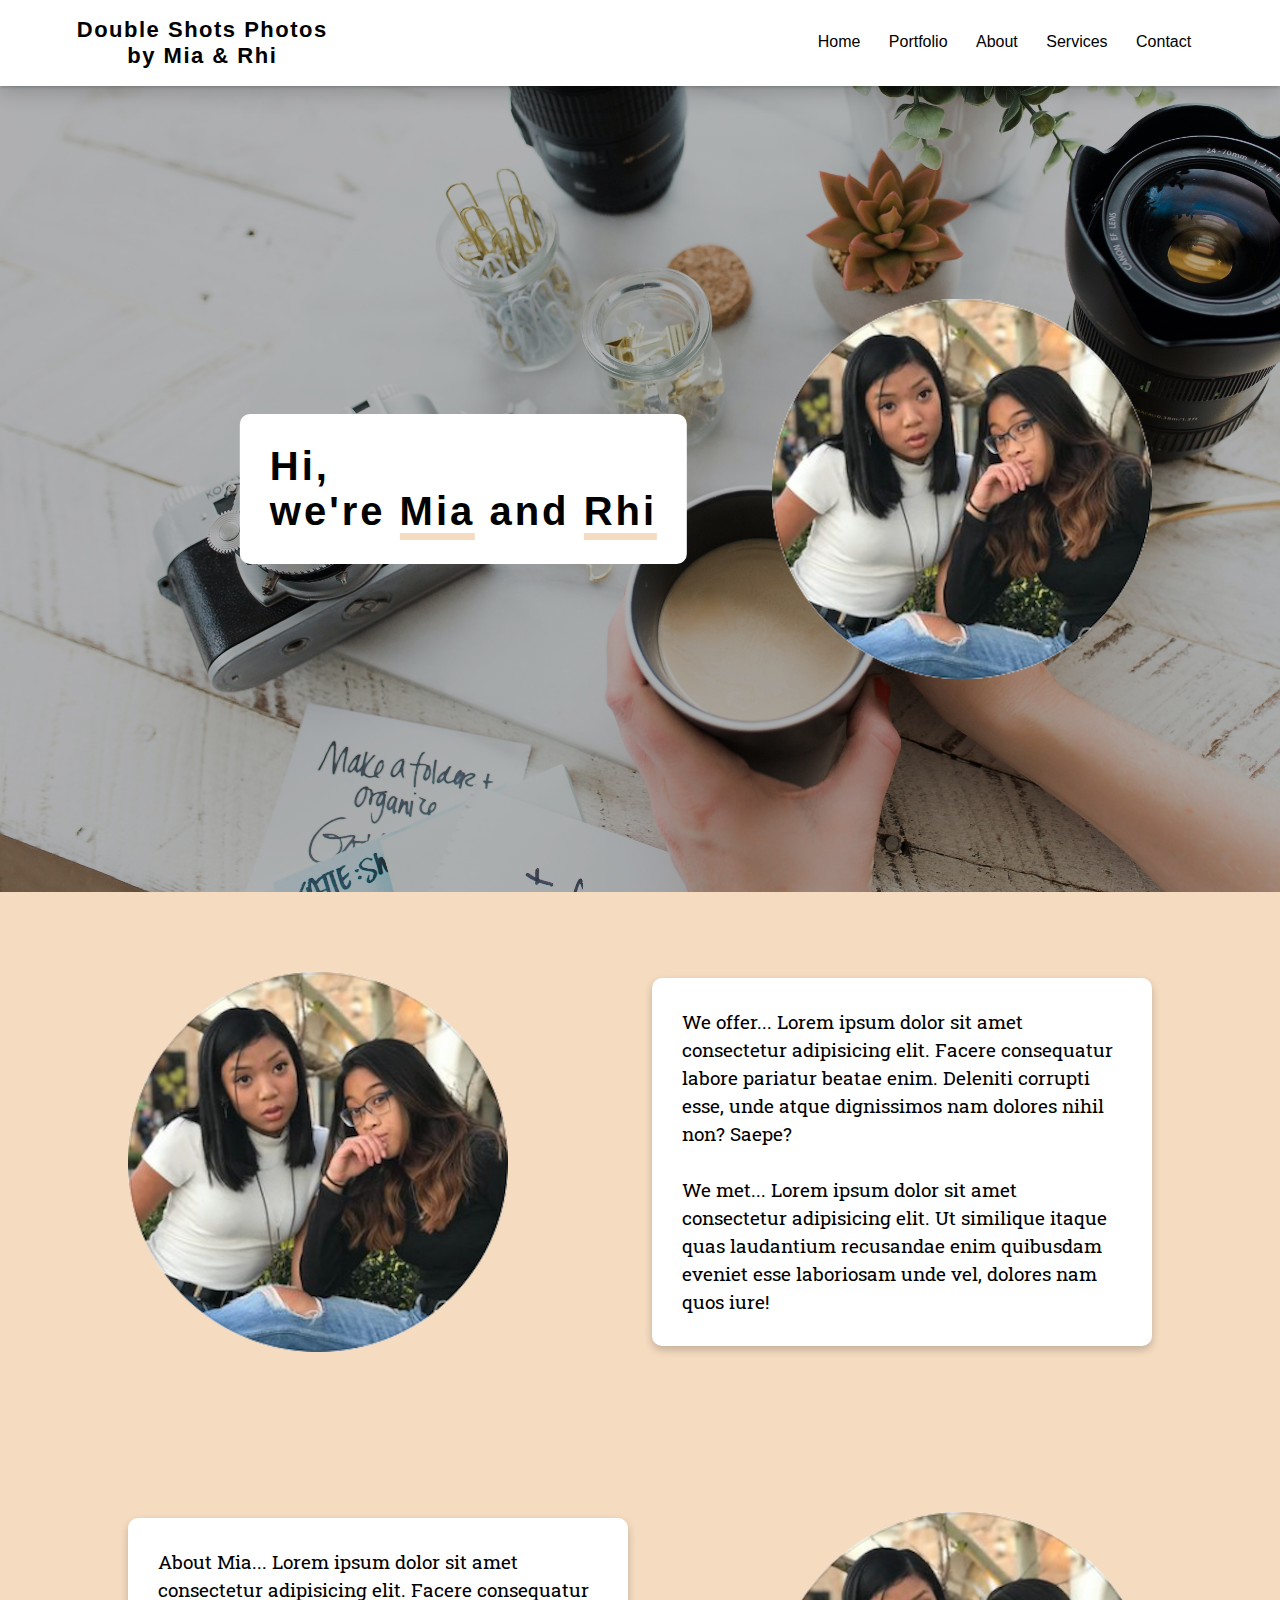
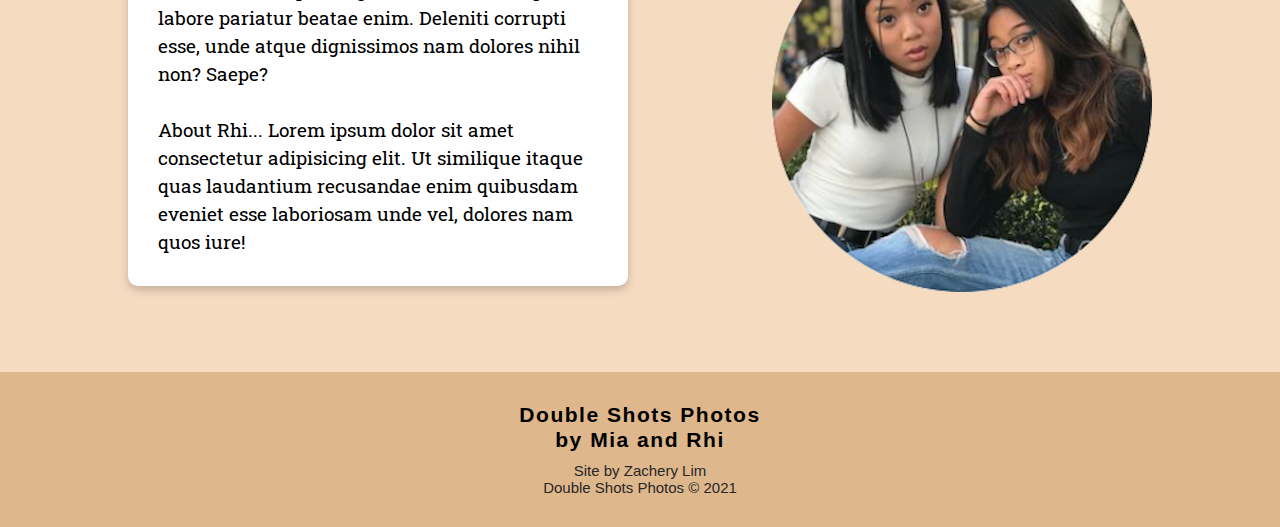
<file: about.html>
<!DOCTYPE html>
<html lang="en">
<head>
  <meta charset="UTF-8">
  <meta http-equiv="X-UA-Compatible" content="IE=edge">
  <meta name="viewport" content="width=device-width, initial-scale=1.0">
  <title>About Us | Double Shots Photos | By Mia & Rhi</title>
  <link rel="stylesheet" href="style.css">
  <link rel="preconnect" href="https://fonts.gstatic.com">
  <link href="https://fonts.googleapis.com/css2?family=Roboto+Slab:wght@200;400;500&display=swap" rel="stylesheet">
</head>
<body>
  <section class="header">
    <nav class="navigation">
      <a href="index.html">
        <h2>Double Shots Photos <br> by Mia & Rhi</h2>
      </a>
      <div class="nav-links">
        <ul>
          <li><a href="index.html">Home</a></li>
          <li><a href="#">Portfolio</a></li>
          <li><a href="about.html">About</a></li>
          <li><a href="services.html">Services</a></li>
          <li><a href="contact.html">Contact</a></li>
        </ul>
      </div>
    </nav>
  </section>

  <section class="about-hero-background">
    <div class="about-flex">
      <h1>Hi, <br> we're <span class="underline">Mia</span> and <span class="underline">Rhi</span></h1>
      <img src="./images/mianrhi.png" alt="Mia and Rhi">
    </div>
  </section>

  <section class="about-info">
    <div class="offer-flex">
      <img src="./images/mianrhi.png" alt="Mia and Rhi">
      <p>We offer... Lorem ipsum dolor sit amet consectetur adipisicing elit. Facere consequatur labore pariatur beatae enim. Deleniti corrupti esse, unde atque dignissimos nam dolores nihil non? Saepe? <br> <br> We met... Lorem ipsum dolor sit amet consectetur adipisicing elit. Ut similique itaque quas laudantium recusandae enim quibusdam eveniet esse laboriosam unde vel, dolores nam quos iure! </p>
    </div>
  </section>

  <section class="about-info">
    <div class="offer-flex">
      <p>About Mia... Lorem ipsum dolor sit amet consectetur adipisicing elit. Facere consequatur labore pariatur beatae enim. Deleniti corrupti esse, unde atque dignissimos nam dolores nihil non? Saepe? <br> <br> About Rhi... Lorem ipsum dolor sit amet consectetur adipisicing elit. Ut similique itaque quas laudantium recusandae enim quibusdam eveniet esse laboriosam unde vel, dolores nam quos iure! </p>
      <img src="./images/mianrhi.png" alt="Mia and Rhi">
    </div>
  </section>

  <section class="footer">
    <a href="index.html" class="logo">
      <h3>Double Shots Photos <br> by Mia and Rhi</h3>
    </a>
    <p class="footer-end">Site by Zachery Lim</p>
    <p>Double Shots Photos &#169; 2021</p>
  </section>
</body>
</html>
</file>
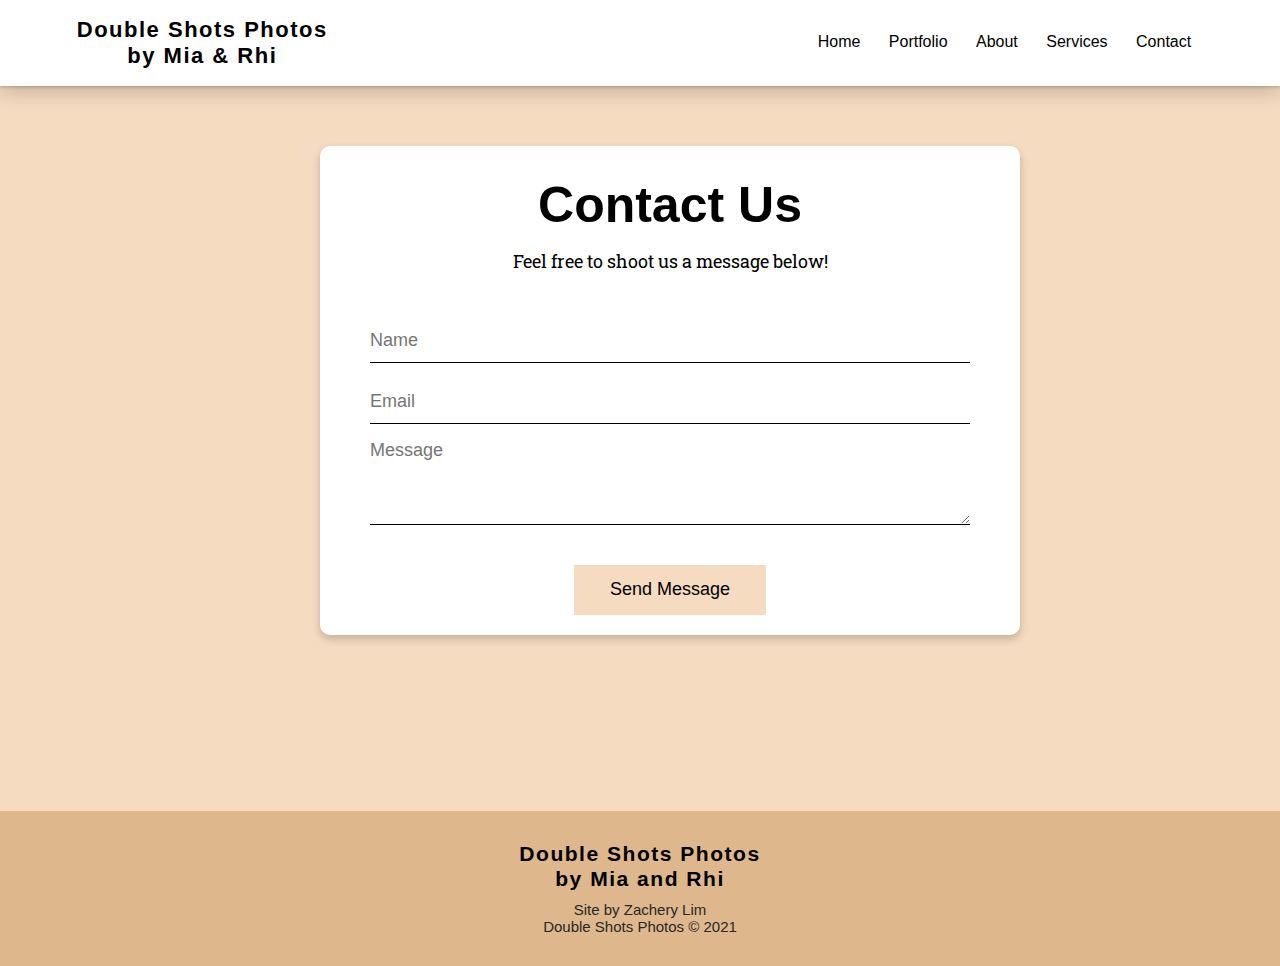
<file: contact.html>
<!DOCTYPE html>
<html lang="en">
<head>
  <meta charset="UTF-8">
  <meta http-equiv="X-UA-Compatible" content="IE=edge">
  <meta name="viewport" content="width=device-width, initial-scale=1.0">
  <title>Contact Us | Double Shots Photos | By Mia & Rhi</title>
  <link rel="stylesheet" href="style.css">
  <link rel="preconnect" href="https://fonts.gstatic.com">
  <link href="https://fonts.googleapis.com/css2?family=Roboto+Slab:wght@200;400;500&display=swap" rel="stylesheet">
</head>
<body>
  <section class="header">
    <nav class="navigation">
      <a href="index.html">
        <h2>Double Shots Photos <br> by Mia & Rhi</h2>
      </a>
      <div class="nav-links">
        <ul>
          <li><a href="index.html">Home</a></li>
          <li><a href="#">Portfolio</a></li>
          <li><a href="about.html">About</a></li>
          <li><a href="services.html">Services</a></li>
          <li><a href="contact.html">Contact</a></li>
        </ul>
      </div>
    </nav>
  </section>

  <section class="contact-form">
    <div class="contact-form-background">
      <h1>Contact Us</h1>
      <p id="contact-us-p">Feel free to shoot us a message below!</p>
      <form action="contact-form.php" id="contact-form" method="post">
        <input name="name" type="text" class="form-control" placeholder="Name" required>
        <br>
        <input name="email" type="email" class="form-control" placeholder="Email" required>
        <br>
        <textarea name="message" class="form-control" rows="4" placeholder="Message"></textarea>
        <br>
        <input type="submit" class="submit" value="Send Message">
      </form>
    </div>
  </section>

  <section class="footer">
    <a href="index.html" class="logo">
      <h3>Double Shots Photos <br> by Mia and Rhi</h3>
    </a>
    <p class="footer-end">Site by Zachery Lim</p>
    <p>Double Shots Photos &#169; 2021</p>
  </section>
</body>
</html>
</file>
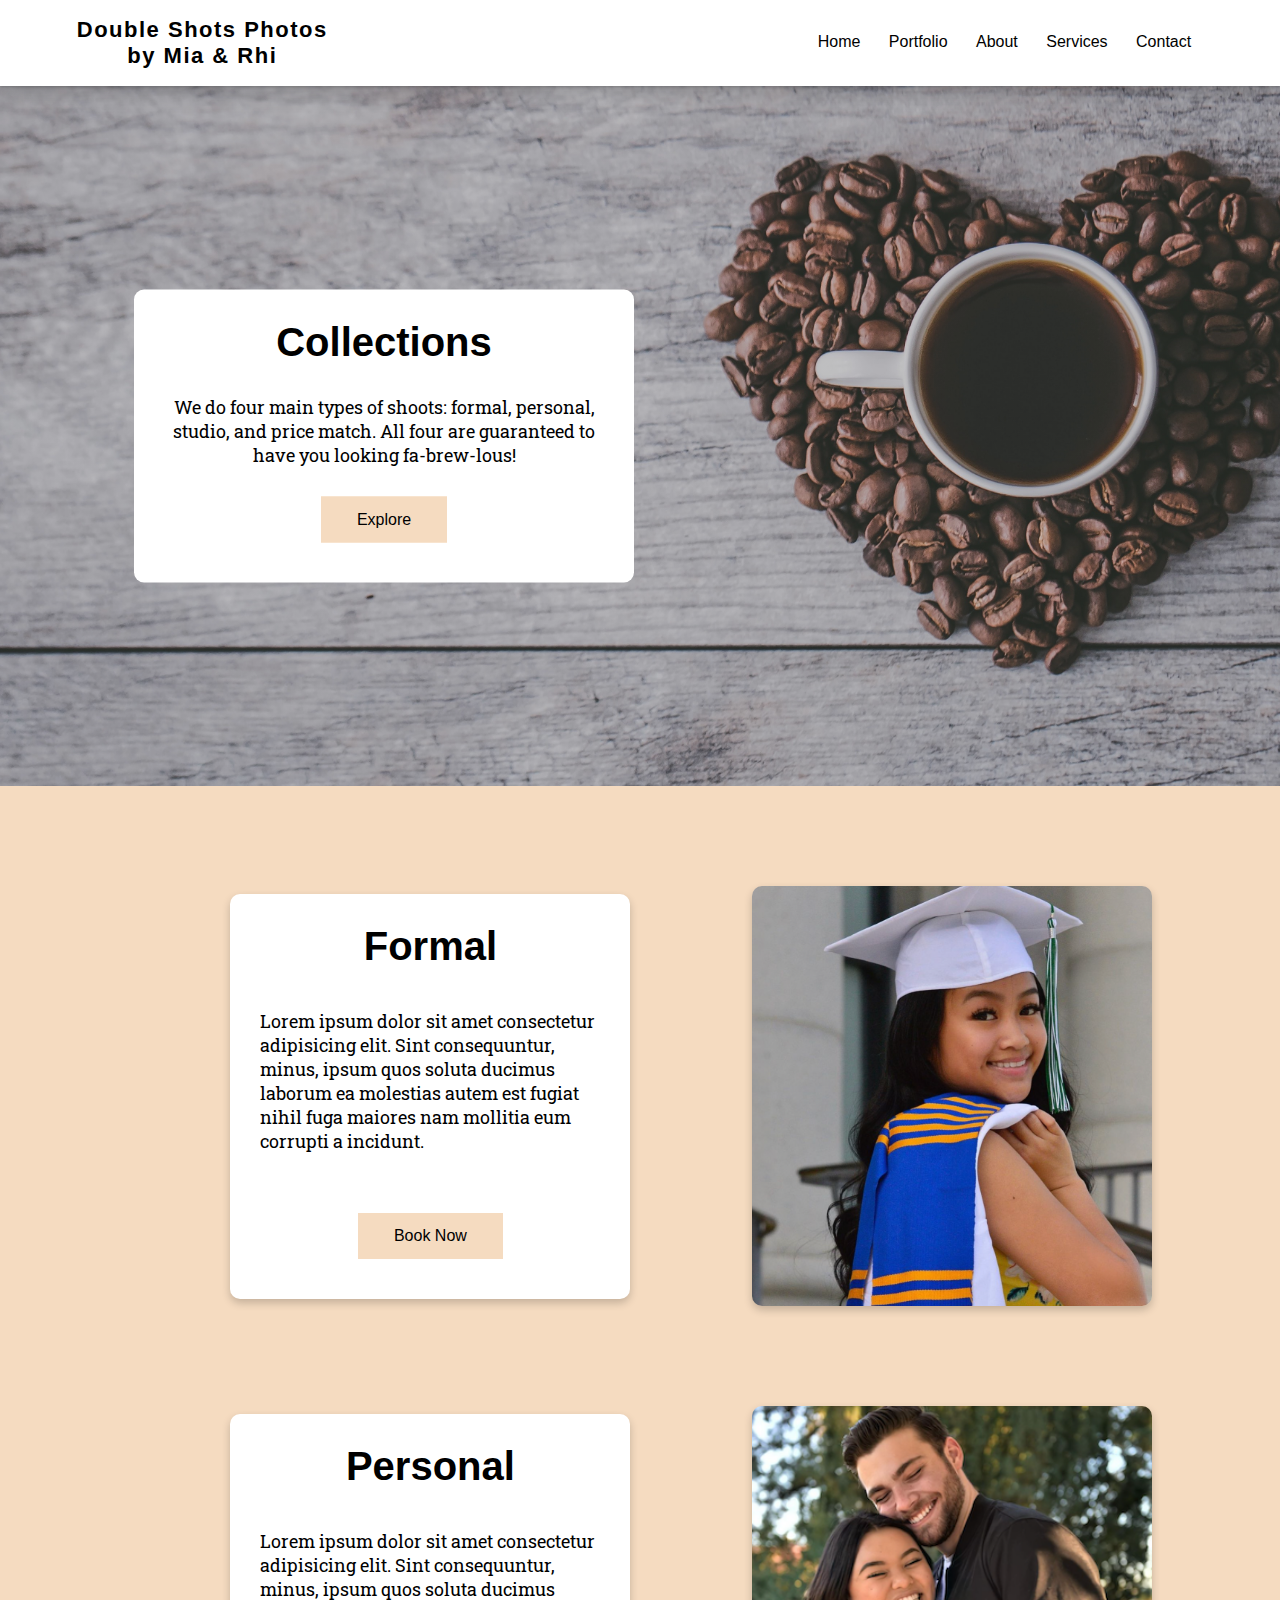
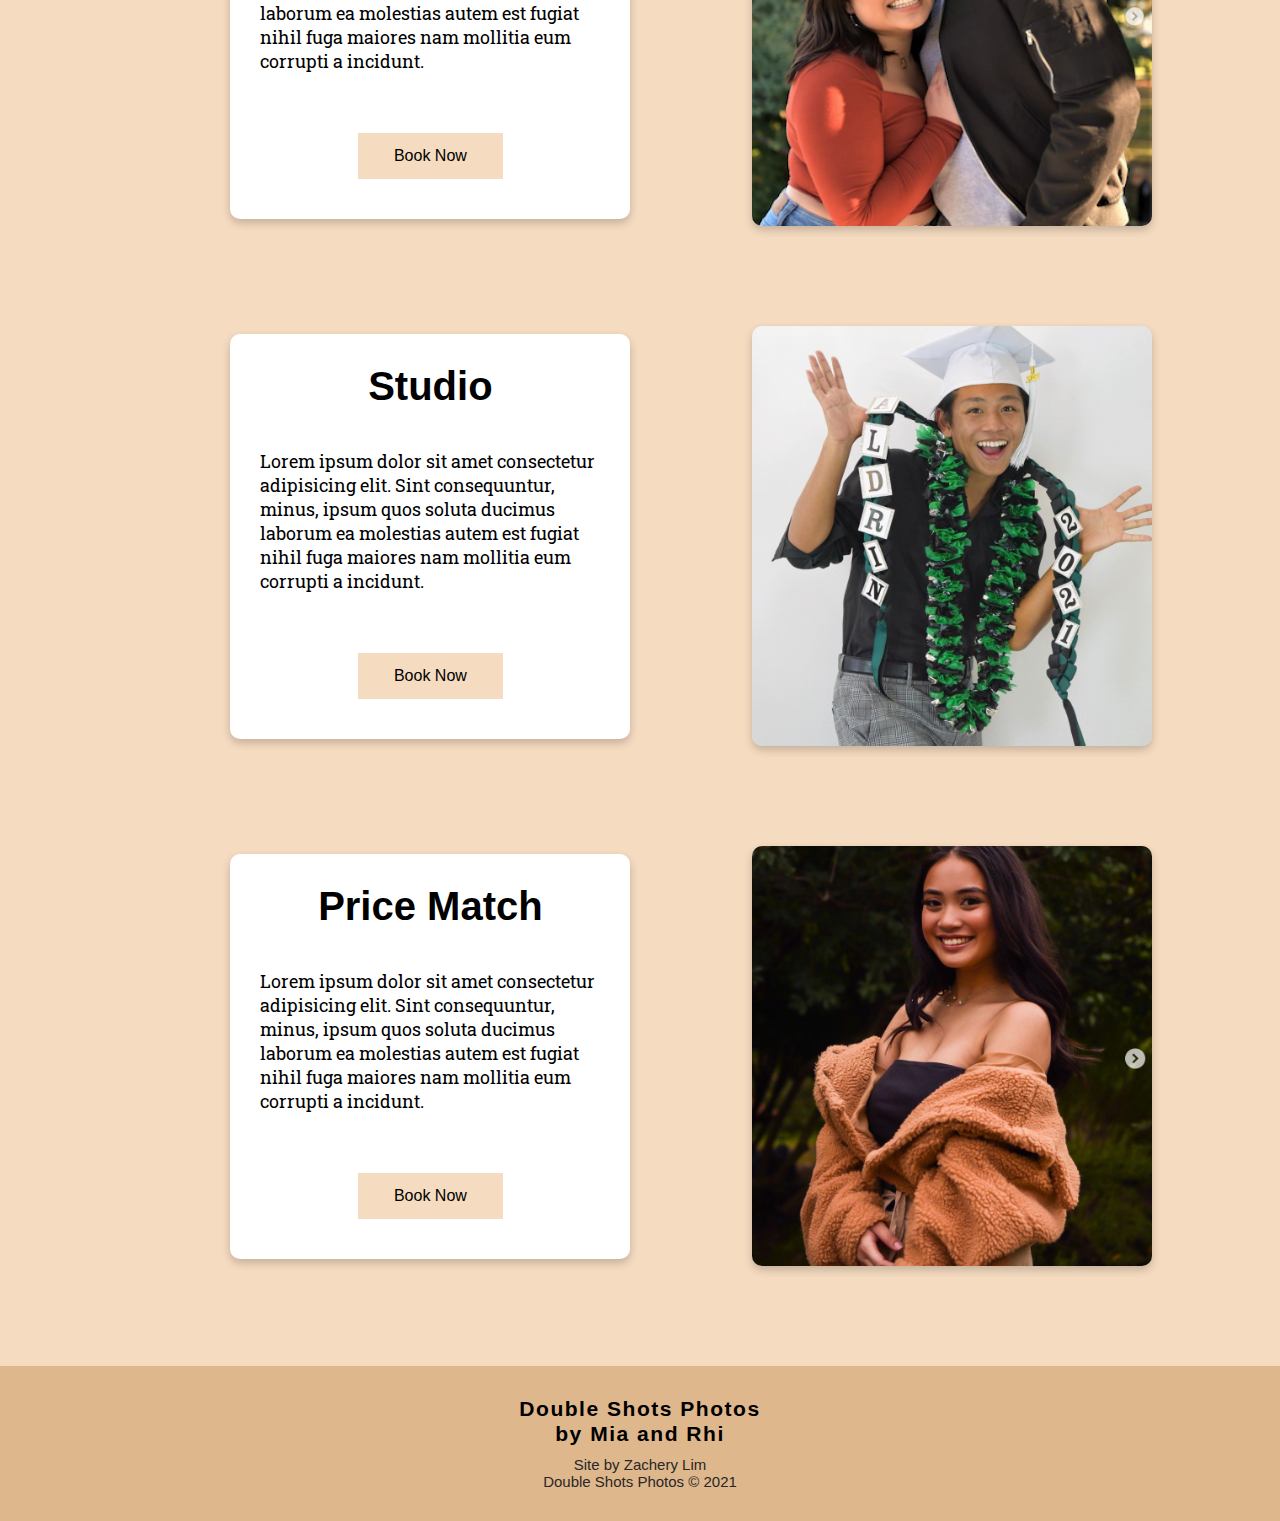
<file: services.html>
<!DOCTYPE html>
<html lang="en">
<head>
  <meta charset="UTF-8">
  <meta http-equiv="X-UA-Compatible" content="IE=edge">
  <meta name="viewport" content="width=device-width, initial-scale=1.0">
  <title>Services | Double Shots Photos | By Mia & Rhi</title>
  <link rel="stylesheet" href="style.css">
  <link rel="preconnect" href="https://fonts.gstatic.com">
  <link href="https://fonts.googleapis.com/css2?family=Roboto+Slab:wght@200;400;500&display=swap" rel="stylesheet">
</head>
<body>
  <section class="header">
  <nav class="navigation">
    <a href="index.html">
      <h2>Double Shots Photos <br> by Mia & Rhi</h2>
    </a>
    <div class="nav-links">
      <ul>
        <li><a href="index.html">Home</a></li>
        <li><a href="#">Portfolio</a></li>
        <li><a href="about.html">About</a></li>
        <li><a href="services.html">Services</a></li>
        <li><a href="contact.html">Contact</a></li>
      </ul>
    </div>
  </nav>
  </section>
  
  <section class="menu">
    <div class="content">
      <h1>Collections</h1>
      <p>We do four main types of shoots: formal, personal, studio, and price match. All four are guaranteed to have you looking fa-brew-lous!</p>
      <a href="#formal-section">Explore</a>
    </div>
  </section>

  <section class="option formal" id="formal-section">
    <div class="row">
      <div class="content">
        <h1>Formal</h1>
        <p>Lorem ipsum dolor sit amet consectetur adipisicing elit. Sint consequuntur, minus, ipsum quos soluta ducimus laborum ea molestias autem est fugiat nihil fuga maiores nam mollitia eum corrupti a incidunt.
        </p>
        <a href="#">Book Now</a>
      </div>
      <img src="./images/mari-services.png" alt="Mari">
    </div>
  </section>

  <section class="option personal">
    <div class="row">
      <div class="content">
        <h1>Personal</h1>
        <p>Lorem ipsum dolor sit amet consectetur adipisicing elit. Sint consequuntur, minus, ipsum quos soluta ducimus laborum ea molestias autem est fugiat nihil fuga maiores nam mollitia eum corrupti a incidunt.
        </p>
        <a href="#">Book Now</a>
      </div>
      <img src="./images/sammiandlay.png" alt="Mari">
    </div>
  </section>
  
  <section class="option studio">
    <div class="row">
      <div class="content">
        <h1>Studio</h1>
        <p>Lorem ipsum dolor sit amet consectetur adipisicing elit. Sint consequuntur, minus, ipsum quos soluta ducimus laborum ea molestias autem est fugiat nihil fuga maiores nam mollitia eum corrupti a incidunt.
        </p>
        <a href="#">Book Now</a>
      </div>
      <img src="./images/aldrin-services.png" alt="Mari">
    </div>
  </section>
  
  <section class="option price-match" id="bottom-option">
    <div class="row">
      <div class="content">
        <h1>Price Match</h1>
        <p>Lorem ipsum dolor sit amet consectetur adipisicing elit. Sint consequuntur, minus, ipsum quos soluta ducimus laborum ea molestias autem est fugiat nihil fuga maiores nam mollitia eum corrupti a incidunt.
        </p>
        <a href="#">Book Now</a>
      </div>
      <img src="./images/robyn-services.png" alt="Mari">
    </div>
  </section>


  <!-- <section class="collections-background">
    <div class="collections">
      <div class="title">
        <h1>Collections</h1>
      </div>
      <div class="flex">
        <div class="gridbox">
          <div class="options" id="options-one">
            <h3>Formal</h3>
            <p>Lorem ipsum dolor sit amet consectetur adipisicing elit. Reprehenderit consectetur quas illo porro non iure
              corporis consequuntur voluptates minima eveniet!</p>
            <a href="#">Book Now</a>
          </div>
          <div class="options" id="options-two">
            <h3>Personal</h3>
            <p>Lorem ipsum dolor sit amet consectetur adipisicing elit. Reprehenderit consectetur quas illo porro non iure
              corporis consequuntur voluptates minima eveniet!</p>
            <a href="#">Book Now</a>
          </div>
          <div class="options" id="options-three">
            <h3>Studio Setting</h3>
            <p>Lorem ipsum dolor sit amet consectetur adipisicing elit. Reprehenderit consectetur quas illo porro non iure
              corporis consequuntur voluptates minima eveniet!</p>
            <a href="#">Book Now</a>
          </div>
          <div class="options" id="options-four">
            <h3>Price Match</h3>
            <p>Lorem ipsum dolor sit amet consectetur adipisicing elit. Reprehenderit consectetur quas illo porro non iure
              corporis consequuntur voluptates minima eveniet!</p>
            <a href="#">Book Now</a>
          </div>
        </div>
        <img src="/images/sammiandlay.png" alt="Sammie and Lay" class="sammie-lay">
      </div>
    </div>
  </section> -->

  <section class="footer">
    <a href="index.html" class="logo">
      <h3>Double Shots Photos <br> by Mia and Rhi</h3>
    </a>
    <p class="footer-end">Site by Zachery Lim</p>
    <p>Double Shots Photos &#169; 2021</p>
  </section>
  
</body>
</html>
</file>
<file: style.css>
/* notes: add minmax() for heights of sections */

:root {
	/* --lightbrown: #DFB78C; */
	/* --lightbrown: #e4c29d; */
	--lightbrown: #f5dbc0;
	--brown: #dfb78c;
	--lightlightbrown: #ffebd6;
	--lightgrey: rgb(182, 182, 182);
	--shadow: 0 4px 8px 0 rgba(0, 0, 0, 0.2);
}

* {
	margin: 0;
	padding: 0;
	box-sizing: border-box;
	font-family: "Sonorous", "Futura", sans-serif;
  scroll-behavior: smooth;
}

p {
	/* font-family: 'Courier New', Courier, monospace; */
	font-family: "Roboto Slab", serif;
	font-weight: 400;
	font-size: 17px;
}

/* navigation */
.navigation {
	display: flex;
	padding: 17px 6%;
	justify-content: space-between;
	align-items: center;
	position: relative;
	/* border-bottom: var(--lightgrey) 1px solid; */
	box-shadow: 0 1px 3px 0 rgba(0, 0, 0, 0.2), 0 6px 20px 0 rgba(0, 0, 0, 0.19);
	z-index: 1;
}

.navigation a {
	text-decoration: none;
}

.navigation a h2 {
	text-align: center;
	color: black;
	letter-spacing: 1.5px;
	font-size: 22px;
}

.nav-links {
	text-align: right;
}

.nav-links ul li {
	list-style: none;
	display: inline-block;
	padding: 8px 12px;
	position: relative;
}

.nav-links ul li a {
	color: black;
	text-decoration: none;
}

.nav-links ul li a::after {
	content: "";
	width: 0%;
	height: 3px;
	background: var(--lightbrown);
	display: block;
	margin: auto;
	transition: 0.5s;
}

.nav-links ul li a:hover::after {
	width: 100%;
}

/* hero shot */
.hero-background {
	background: linear-gradient(
		to top,
		#fff,
		var(--lightbrown),
		var(--lightbrown),
		var(--lightbrown),
		var(--lightbrown),
		var(--lightbrown)
	);
	/* background: var(--lightbrown); */
	height: 100vh;
	width: 98vw;
}

.hero .robyn {
	position: relative;
	/* height: 80vh; */
	width: 46vw;
	margin-top: 80px;
	box-shadow: 0 4px 8px 0 rgba(0, 0, 0, 0.2), 0 6px 20px 0 rgba(0, 0, 0, 0.19);
}

.hero .hero-text {
	position: absolute;
	background: white;
	height: 515px;
	/* height: 65vh; */
	width: 435px;
	top: 65%;
	left: 45%;
	transform: translate(-50%, -50%);
	z-index: 1;
	padding: 30px;
	text-align: center;
	/* border: var(--lightgrey) 1px solid; */
	box-shadow: 0 4px 8px 0 rgba(0, 0, 0, 0.2), 0 6px 20px 0 rgba(0, 0, 0, 0.19);
	border-radius: 10px;
}

.italic {
	font-style: italic;
}

.hero .hero-text h1 {
	padding: 30px 0;
	font-size: 35px;
}

.hero .hero-text p {
	line-height: 40px;
	padding-top: 10px;
	padding-bottom: 40px;
	text-align: left;
	font-size: 17px;
}

.hero .hero-text a {
	color: black;
	text-decoration: none;
	display: inline-block;
	border: 2px solid var(--lightbrown);
	padding: 12px 34px;
	background: var(--lightbrown);
	position: relative;
	transition: 0.5s;
}

.hero .hero-text a:hover {
	background: transparent;
	border: 2px solid var(--lightbrown);
	box-shadow: var(--shadow);
}

.hero .bel-and-mari {
	width: 50vw;
	position: absolute;
	right: 0;
	top: 94px;
	box-shadow: 0 4px 8px 0 rgba(0, 0, 0, 0.2), 0 6px 20px 0 rgba(0, 0, 0, 0.19);
}

/* Porfolio section */

.portfolio-section {
	width: 80%;
	margin: auto;
	text-align: center;
	margin-top: 100px;
	margin-bottom: 45px;
}

.portfolio-section .heading {
	font-size: 35px;
}

.row {
	margin-top: 5%;
	display: flex;
	justify-content: space-between;
}

.portfolio-col {
	flex-basis: 32%;
	border-radius: 10px;
	margin-bottom: 30px;
	position: relative;
	overflow: hidden;
	width: 20vw;
	box-shadow: var(--shadow);
}

.portfolio-col img {
	width: 100%;
	display: block;
}

.layer {
	background: transparent;
	height: 100%;
	width: 100%;
	position: absolute;
	top: 0;
	left: 0;
	transition: 0.5s;
}

.layer:hover {
	background: rgba(0, 0, 0, 0.4);
	cursor: pointer;
}

.layer h3 {
	width: 100%;
	font-weight: 500;
	color: #fff;
	font-size: 26px;
	bottom: 40%;
	left: 50%;
	transform: translateX(-50%);
	position: absolute;
	opacity: 0;
	transition: 0.5s;
}

.layer:hover h3 {
	bottom: 49%;
	opacity: 1;
}

/* About us */
.about-us-background {
	background: var(--lightbrown);
	/* height: 530px; */
}

.about-us {
	width: 80%;
	margin: auto;
}

/* .about-us .title {
  font-size: 30px;
  padding-top: 40px;
  padding-bottom: 40px;
} */

.about-us .flex {
	display: flex;
	justify-content: space-between;
	align-items: center;
	padding-top: 40px;
	padding-bottom: 40px;
}

.about-us .flex .content {
	/* background: var(--lightlightbrown); */
	padding: 0 30px;
	height: 400px;
	width: 45vw;
	border-radius: 10px;
	text-align: center;
	/* background: blue; */
}

.about-us .flex .content h2 {
	font-size: 55px;
	margin-top: 10px;
}

.about-us .flex .content p {
	padding: 35px 0;
	font-size: 16px;
	line-height: 25px;
	text-align: left;
}

.about-us .flex a {
	color: black;
	text-decoration: none;
	display: inline-block;
	border: 2px solid white;
	padding: 12px 34px;
	background: white;
	position: relative;
	transition: 0.5s;
	margin-top: 15px;
	box-shadow: none;
}

.about-us .flex a:hover {
	box-shadow: var(--shadow);
}

/* book now */

.book-now {
	width: 80%;
	margin: 70px auto;
}

.book-now .row {
	display: flex;
	justify-content: space-between;
}

.book-now .row .book-now-col {
	text-align: center;
	margin: 0 20px;
}

.book-now .row .book-now-col .book-now-img {
	width: 250px;
	object-fit: cover;
	/* flex-basis: 32%; */
	border-radius: 10px;
	position: relative;
	overflow: hidden;
	box-shadow: var(--shadow);
}

.book-now .row .book-now-col p {
	margin-top: 15px;
	font-size: 16px;
	margin-bottom: 70px;
}

.book-now .book-now-content {
	text-align: center;
	/* background: blue; */
	width: fit-content;
	display: block;
	margin: auto;
	padding: 30px;
	border-radius: 10px;
	border: var(--lightbrown) 4px solid;
	box-shadow: var(--shadow);

	/* add little border and box shadow
   */
}

.book-now .book-now-content p {
	padding-bottom: 15px;
	font-size: 20px;
	line-height: 30px;
}

.book-now .book-now-content a {
	color: black;
	text-decoration: none;
	display: inline-block;
	border: 2px solid var(--lightbrown);
	padding: 12px 34px;
	background: var(--lightbrown);
	position: relative;
	transition: 0.5s;
}

.book-now .book-now-content a:hover {
	background: transparent;
	border: 2px solid var(--lightbrown);
	box-shadow: var(--shadow);
}

/* footer */
.footer {
	/* margin-top: 50px; */
	background: var(--brown);
	height: 155px;
	width: 100%;
}

.footer .logo {
	text-decoration: none;
	color: rgb(0, 0, 0);
	line-height: 25px;
	cursor: pointer;
	text-align: center;
	padding-top: 30px;
	padding-bottom: 10px;
	display: block;
	font-size: 18px;
	letter-spacing: 1.5px;
}

.footer .navi {
	text-decoration: none;
	color: rgb(39, 39, 39);
	cursor: pointer;
	text-align: center;
	display: block;
	padding: 3px;
	transition: 0.5s;
}

.footer .navi:hover {
	color: rgba(39, 39, 39, 0.7);
}

.footer p {
	text-align: center;
	font-size: 15px;
	font-family: "Sonorous", "Futura", sans-serif;
	color: rgb(39, 39, 39);
}

/* services */
.collections-background {
	background: var(--lightbrown);
	height: 750px;
}

.collections {
	width: 80%;
	margin: auto;
}

.collections .title {
	font-size: 30px;
	padding-top: 50px;
	padding-bottom: 40px;
	text-align: center;
	margin: auto;
	/* padding-left: 30px; */
}

.flex {
	display: flex;
	justify-content: space-between;
	align-items: center;
}

.sammie-lay {
	width: 40%;
	border-radius: 10px;
	background-size: contain;
	object-fit: cover;
	height: 478px;
	box-shadow: var(--shadow);
}

.gridbox {
	display: grid;
	width: 54%;
	grid-template-columns: 50% 50%;
	/* background: #fff; */
	border-radius: 10px;
	margin: auto;
	background: rgba(255, 255, 255, 0.4);
	/* box-shadow: var(--shadow); */
}

.gridbox .options {
	padding: 20px;
	text-align: center;
	margin: auto;
}

.gridbox .options h3 {
	font-size: 20px;
	padding-bottom: 15px;
}

.gridbox .options p {
	margin-bottom: 25px;
	font-size: 13px;
}

.gridbox .options a {
	color: black;
	text-decoration: none;
	display: inline-block;
	/* border: 2px solid var(--lightbrown); */
	padding: 12px 34px;
	/* background: var(--lightbrown); */
	background: #fff;
	position: relative;
	transition: 0.5s;
	margin-bottom: 10px;
}

.gridbox .options a:hover {
	/* background: transparent; */
	box-shadow: var(--shadow);
	/* border: 2px solid var(--lightbrown); */
}

#options-one {
	border-right: black 1px solid;
	border-bottom: black 1px solid;
}

#options-two {
	border-left: black 1px solid;
	border-bottom: black 1px solid;
}

#options-three {
	border-top: black 1px solid;
	border-right: black 1px solid;
}

#options-four {
	border-top: black 1px solid;
	border-left: black 1px solid;
}

/* menu */
.menu {
	/* background: linear-gradient(rgba(255, 255, 255, 0.5), rgba(255, 255, 255, 0.5)), url(./images/coffee-services.jpeg); */
	background: linear-gradient(rgba(0, 0, 0, 0.2), rgba(0, 0, 0, 0.2)),
		url(./images/coffee-services.jpeg);
	height: 700px;
	background-size: cover;
	background-position: center;
}

.menu .content {
	background: white;
	border-radius: 10px;
	top: 50%;
	left: 30%;
	transform: translate(-50%, -50%);
	padding: 30px;
	position: relative;
	text-align: center;
	width: 500px;
}

.menu .content h1 {
	font-size: 40px;
}

.menu .content p {
	font-size: 18px;
	padding: 30px 0;
}

.menu .content a {
	color: black;
	text-decoration: none;
	display: inline-block;
	border: 2px solid var(--lightbrown);
	padding: 12px 34px;
	background: var(--lightbrown);
	position: relative;
	transition: 0.5s;
	margin-bottom: 10px;
}

.menu .content a:hover {
	background: transparent;
	box-shadow: var(--shadow);
	border: 2px solid var(--lightbrown);
}

/* formal */
/* .formal {
  background: var(--lightbrown);
} */

.option .row {
	display: flex;
	justify-content: space-between;
	align-items: center;
	width: 80%;
	margin: auto;
	padding: 50px 0;
}

.option .row .content {
	width: 400px;
	text-align: center;
	padding: 30px;
	margin-left: 10%;
	border-radius: 10px;
	box-shadow: var(--shadow);
	background: #fff;
}

.option .row h1 {
	font-size: 40px;
}

.option .row p {
	text-align: left;
	padding-top: 40px;
	padding-bottom: 60px;
	font-size: 18px;
}

.option .row a {
	color: black;
	text-decoration: none;
	display: inline-block;
	border: 2px solid var(--lightbrown);
	padding: 12px 34px;
	background: var(--lightbrown);
	position: relative;
	transition: 0.5s;
	margin-bottom: 10px;
}

.option .row a:hover {
	background: transparent;
	box-shadow: var(--shadow);
	border: 2px solid var(--lightbrown);
}

.option .row img {
	width: 400px;
	object-fit: cover;
	border-radius: 10px;
	box-shadow: var(--shadow);
	height: 420px;
}

.option {
	background: var(--lightbrown);
}

#bottom-option {
	padding-bottom: 50px;
}

#formal-section {
	padding-top: 50px;
}

/* contact us page */
.contact-form {
	text-align: center;
	background: var(--lightbrown);
	/* height: calc(100vh - 249px); */
	height: calc(100vh - 175px);
	padding-top: 60px;
}

.contact-form-background {
	background: #fff;
	width: 700px;
	left: 25%;
	position: relative;
	border-radius: 10px;
	box-shadow: var(--shadow);
}

.contact-form h1 {
	font-size: 50px;
	padding-top: 30px;
}

.contact-form #contact-us-p {
	font-size: 18px;
	padding: 15px 0;
}

.contact-form form {
	margin-top: 30px;
	position: relative;
}

.contact-form .form-control {
	width: 600px;
	background: transparent;
	border: none;
	outline: none;
	border-bottom: 1px solid black;
	color: black;
	font-size: 18px;
	margin-bottom: 16px;
}

input {
	height: 45px;
}

form .submit {
	color: black;
	text-decoration: none;
	display: inline-block;
	border: 2px solid var(--lightbrown);
	padding: 12px 34px 34px 34px;
	background: var(--lightbrown);
	position: relative;
	transition: 0.5s;
	margin-bottom: 20px;
	margin-top: 20px;
	font-size: 18px;
}

form .submit:hover {
	box-shadow: var(--shadow);
	background: transparent;
	border: 2px solid var(--lightbrown);
	cursor: pointer;
}

/* about page */
.about-hero-background {
	height: calc(100vh - 94px);
	/* background: var(--lightbrown); */
	/* background-image: url(./images/about-img-hero.jpg); */
	background: linear-gradient(rgba(0, 0, 0, 0.3), rgba(0, 0, 0, 0.3)),
		url(./images/about-img-hero.jpg);
	background-size: cover;
}

.about-hero-background .about-flex {
	display: flex;
	justify-content: space-between;
	width: 80%;
	margin: auto;
	/* padding-top: 20vh; */
	align-items: center;
	height: 100%;
}

.about-hero-background .about-flex h1 {
	font-size: 40px;
	font-weight: 600;
	letter-spacing: 3px;
	transform: translateX(25%);
	background: #fff;
	padding: 30px;
	border-radius: 10px;
}

.about-hero-background .about-flex h1 .underline {
	border-bottom: 7px solid var(--lightbrown);
}

.about-info {
	background: var(--lightbrown);
}

.about-info .offer-flex {
	display: flex;
	justify-content: space-between;
	width: 80%;
	margin: auto;
	align-items: center;
	height: 100%;
	padding: 80px 0;
}

.about-info .offer-flex p {
	width: 500px;
	font-size: 19px;
	line-height: 28px;
	background: #fff;
	padding: 30px;
	border-radius: 10px;
  box-shadow: var(--shadow);
}
</file>
